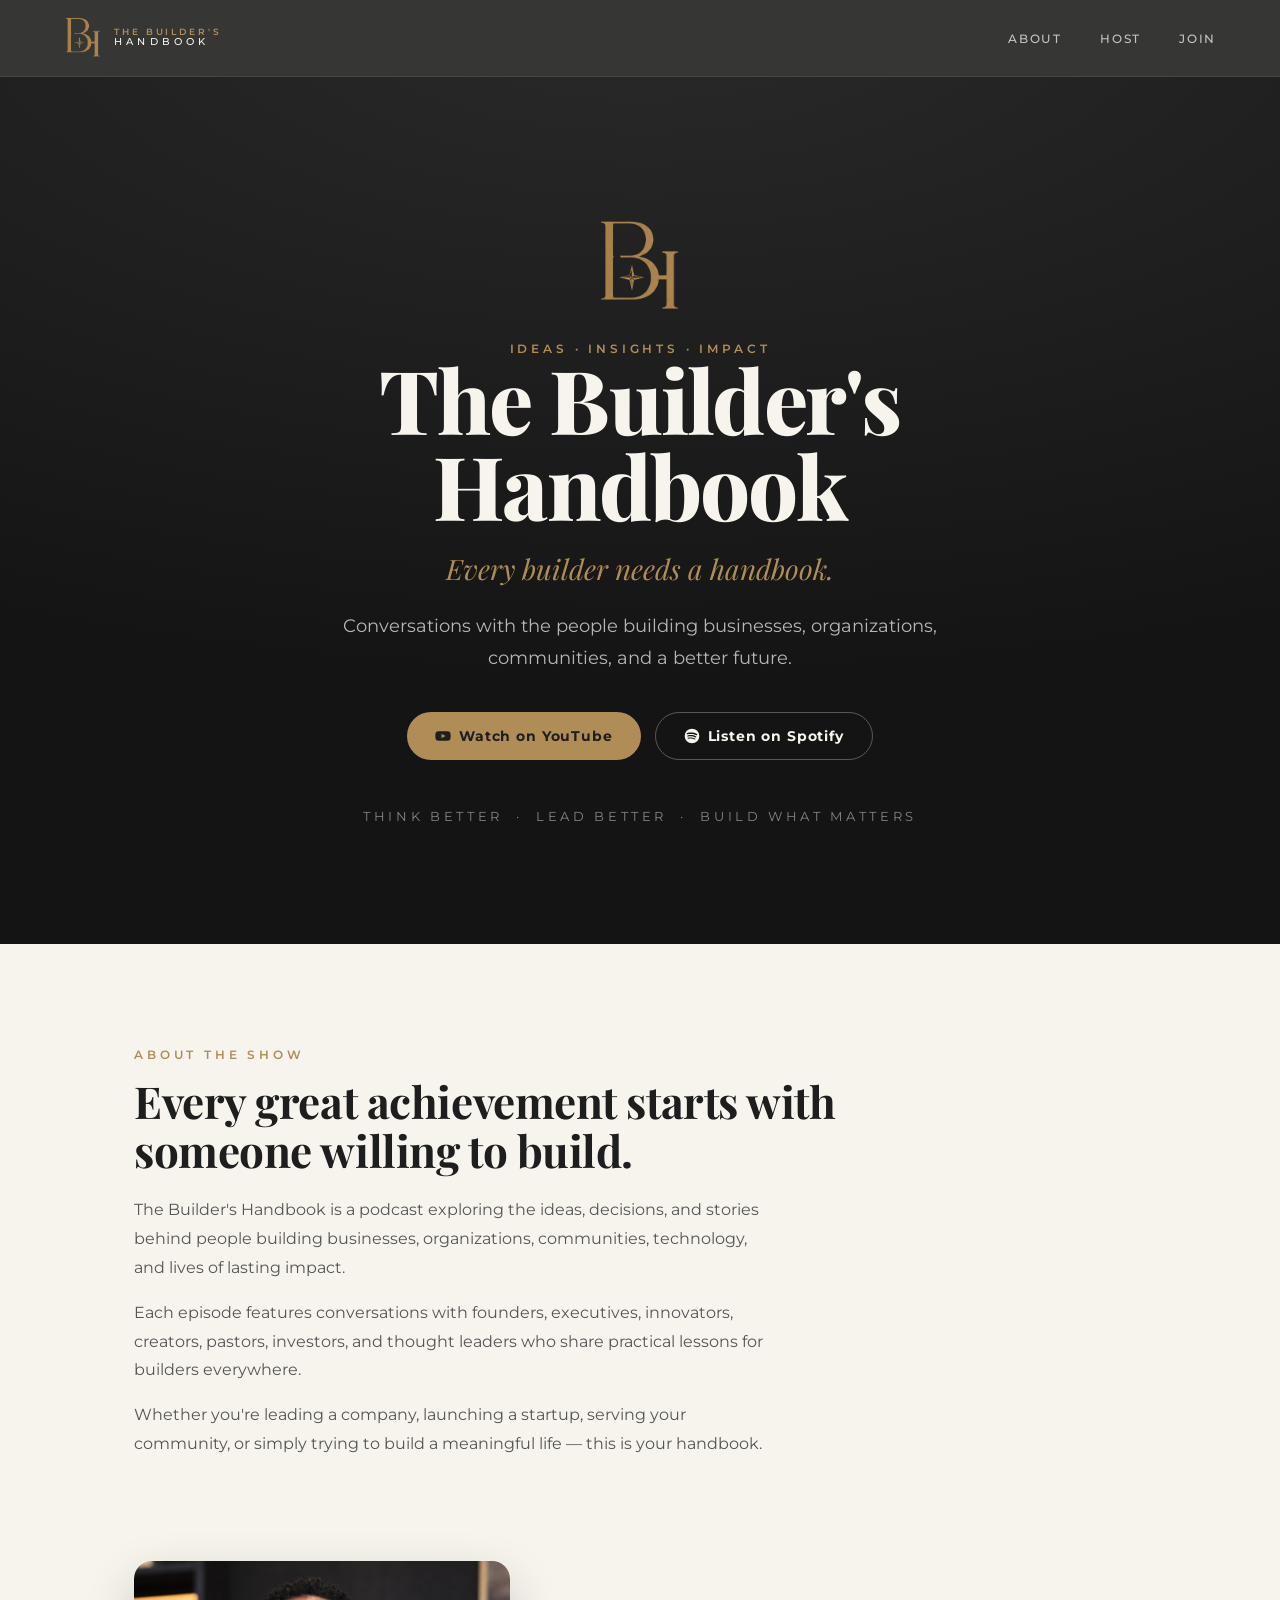
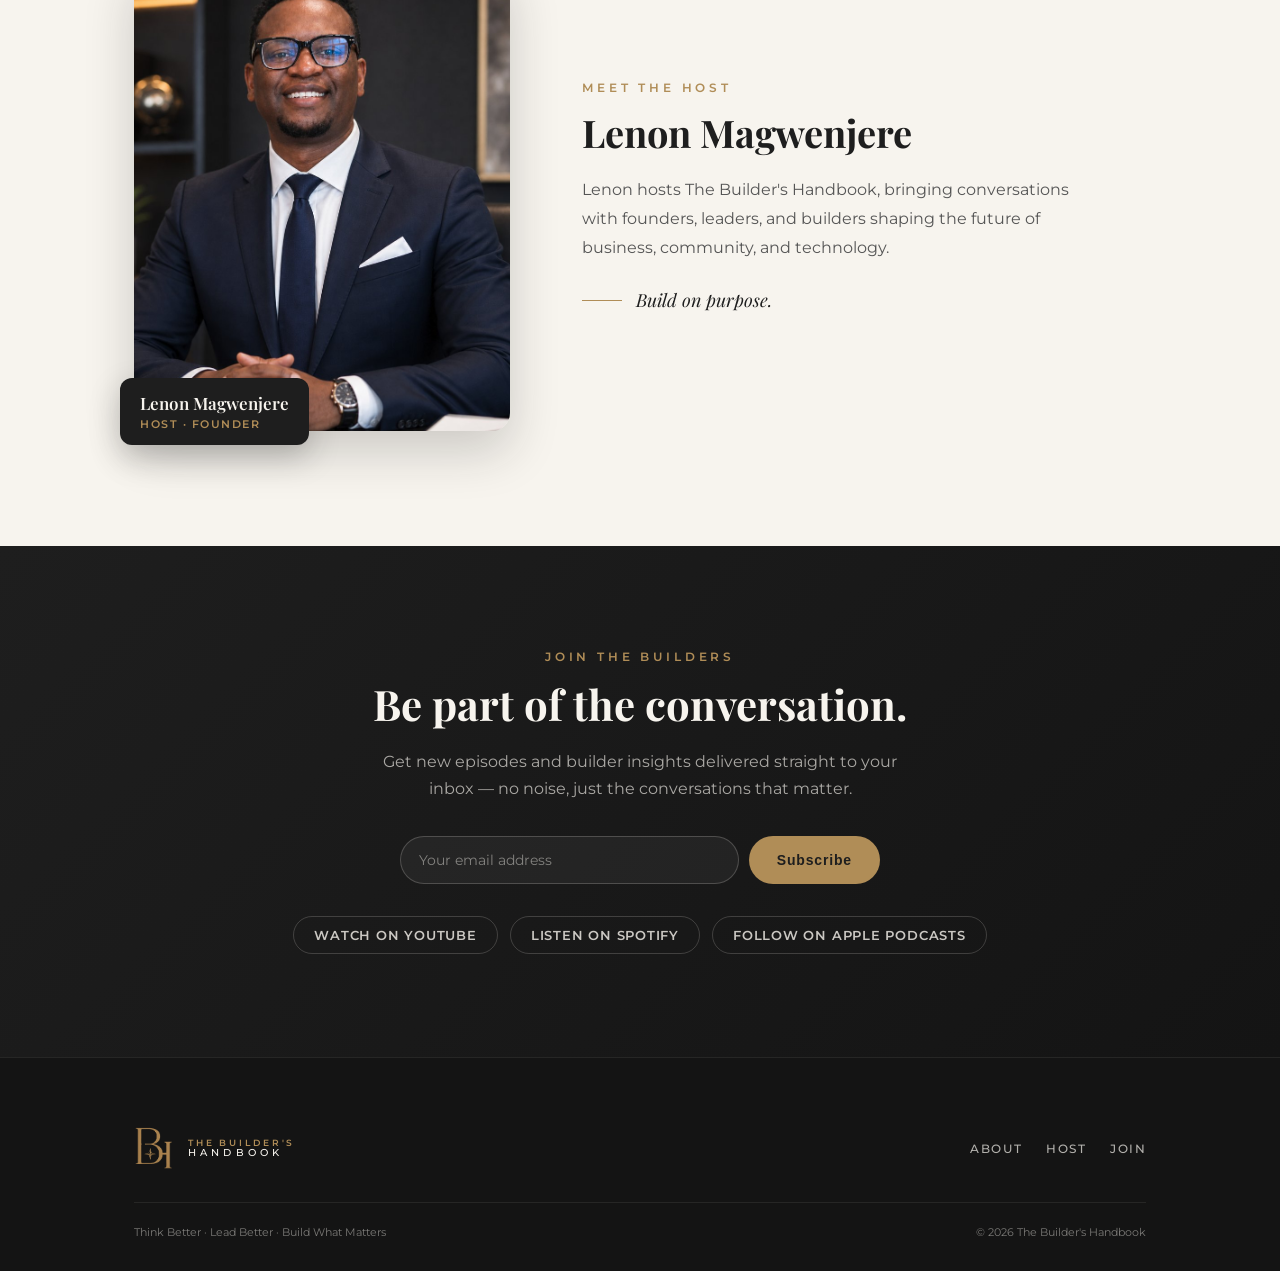
<file: builders-handbook-preview.html>
<!DOCTYPE html>
<html lang="en">
<head>
<meta charset="utf-8">
<meta name="viewport" content="width=device-width, initial-scale=1">
<title>The Builder's Handbook</title>
<meta name="description" content="The Builder's Handbook — conversations with the people building businesses, organizations, communities, and a better future. Hosted by Lenon Magwenjere.">

<link rel="preconnect" href="https://fonts.googleapis.com">
<link rel="preconnect" href="https://fonts.gstatic.com" crossorigin>
<link href="https://fonts.googleapis.com/css2?family=Playfair+Display:ital,wght@0,400;0,500;0,600;0,700;0,800;0,900;1,400;1,500&family=Montserrat:wght@300;400;500;600;700&display=swap" rel="stylesheet">
<style>
/* ==========================================================================
   The Builder's Handbook — production stylesheet
   Palette: Ivory #F7F4EE · Charcoal #1E1E1E · Brass #B08D57
   Fonts: Playfair Display (display/serif) · Montserrat (body/sans)
   ========================================================================== */

* { margin: 0; padding: 0; box-sizing: border-box; }

html { scroll-behavior: smooth; }

body {
  font-family: 'Montserrat', sans-serif;
  background: #F7F4EE;
  color: #1E1E1E;
  -webkit-font-smoothing: antialiased;
  text-rendering: optimizeLegibility;
  overflow-x: hidden;
}

a { color: #B08D57; text-decoration: none; }
::selection { background: #B08D57; color: #1E1E1E; }
img { max-width: 100%; display: block; }

.container {
  max-width: 1140px;
  margin: 0 auto;
  padding: 0 clamp(24px, 5vw, 64px);
}

.eyebrow {
  font-size: 12px;
  letter-spacing: 0.32em;
  text-transform: uppercase;
  color: #B08D57;
  font-weight: 600;
}

/* ---------- Buttons ---------- */
.btn {
  display: inline-flex;
  align-items: center;
  gap: 8px;
  padding: 14px 28px;
  border-radius: 999px;
  font-weight: 700;
  font-size: 14px;
  letter-spacing: 0.06em;
  transition: all 200ms ease;
  cursor: pointer;
  border: none;
}
.btn-primary { background: #B08D57; color: #1E1E1E; }
.btn-primary:hover { background: #C79B66; transform: translateY(-2px); box-shadow: 0 10px 26px rgba(176,141,87,0.35); }
.btn-outline { background: transparent; color: #F7F4EE; border: 1px solid rgba(247,244,238,0.3); }
.btn-outline:hover { border-color: #B08D57; color: #B08D57; }

/* ---------- Header / Nav ---------- */
.site-header {
  position: sticky;
  top: 0;
  z-index: 50;
  background: rgba(20,20,20,0.85);
  backdrop-filter: blur(14px);
  border-bottom: 1px solid rgba(247,244,238,0.08);
}
.nav {
  display: flex;
  align-items: center;
  justify-content: space-between;
  height: 76px;
  padding: 0 clamp(24px, 5vw, 64px);
}
.brand {
  display: flex;
  align-items: center;
  gap: 12px;
  color: #F7F4EE;
}
.brand img { height: 44px; width: auto; }
.brand-text { display: flex; flex-direction: column; line-height: 1.05; }
.brand-text span:first-child { font-size: 8.5px; letter-spacing: 0.34em; color: #B08D57; font-weight: 600; }
.brand-text span:last-child { font-size: 10px; letter-spacing: 0.42em; color: #F7F4EE; font-weight: 500; }

.nav-links {
  display: flex;
  align-items: center;
  gap: clamp(18px, 3vw, 40px);
  font-size: 12px;
  letter-spacing: 0.14em;
  text-transform: uppercase;
  font-weight: 500;
}
.nav-links a { color: rgba(247,244,238,0.75); transition: color 200ms; }
.nav-links a:hover { color: #F7F4EE; }

.nav-toggle {
  display: none;
  background: none;
  border: none;
  color: #F7F4EE;
  cursor: pointer;
  padding: 8px;
}

/* ---------- Hero ---------- */
.hero {
  position: relative;
  padding: clamp(72px, 11vw, 140px) clamp(24px, 5vw, 64px) clamp(80px, 10vw, 120px);
  background: radial-gradient(120% 80% at 50% -10%, #2a2a2a 0%, #1E1E1E 55%, #141414 100%);
  color: #F7F4EE;
  text-align: center;
}
.hero-inner { max-width: 900px; margin: 0 auto; }
.hero-logo { height: 100px; width: auto; margin: 0 auto 24px; }
.hero h1 {
  font-family: 'Playfair Display', serif;
  font-weight: 800;
  font-size: clamp(40px, 8vw, 88px);
  line-height: 0.98;
  letter-spacing: -0.02em;
}
.hero .tagline {
  font-family: 'Playfair Display', serif;
  font-style: italic;
  font-size: clamp(19px, 3vw, 28px);
  color: #B08D57;
  margin-top: 22px;
}
.hero p.lede {
  max-width: 600px;
  margin: 24px auto 0;
  font-size: clamp(15px, 1.8vw, 18px);
  line-height: 1.75;
  color: rgba(247,244,238,0.72);
}
.hero-actions {
  display: flex;
  flex-wrap: wrap;
  gap: 14px;
  justify-content: center;
  margin-top: 38px;
}
.hero-strapline {
  margin-top: 48px;
  font-size: clamp(11px, 1.5vw, 13px);
  letter-spacing: 0.28em;
  text-transform: uppercase;
  color: rgba(247,244,238,0.5);
}

/* ---------- About the Show ---------- */
.about {
  background: #F7F4EE;
  padding: clamp(64px, 8vw, 110px) 0;
}
.about h2 {
  font-family: 'Playfair Display', serif;
  font-weight: 700;
  font-size: clamp(28px, 4vw, 44px);
  line-height: 1.12;
  letter-spacing: -0.01em;
  margin-top: 14px;
  max-width: 760px;
}
.about .body-copy {
  margin-top: 22px;
  font-size: 16px;
  line-height: 1.8;
  color: #555555;
  max-width: 640px;
}
.about .body-copy p + p { margin-top: 16px; }

/* ---------- Meet the Host ---------- */
.host {
  background: #F7F4EE;
  padding: 0 0 clamp(72px, 9vw, 116px);
}
.host-grid {
  display: grid;
  grid-template-columns: minmax(0, 0.8fr) minmax(0, 1.2fr);
  gap: clamp(32px, 6vw, 72px);
  align-items: center;
}
.host-photo-wrap { position: relative; }
.host-photo-wrap img {
  width: 100%;
  aspect-ratio: 4/5;
  object-fit: cover;
  border-radius: 18px;
  box-shadow: 0 20px 50px rgba(30,30,30,0.2);
}
.host-badge {
  position: absolute;
  bottom: -14px;
  left: -14px;
  background: #1E1E1E;
  color: #F7F4EE;
  padding: 14px 20px;
  border-radius: 12px;
  box-shadow: 0 12px 30px rgba(30,30,30,0.25);
}
.host-badge .name { font-family: 'Playfair Display', serif; font-size: 17px; font-weight: 600; }
.host-badge .role { font-size: 11px; letter-spacing: 0.14em; text-transform: uppercase; color: #B08D57; font-weight: 600; margin-top: 3px; }
.host-copy h2 {
  font-family: 'Playfair Display', serif;
  font-weight: 700;
  font-size: clamp(26px, 3.6vw, 38px);
  margin-top: 12px;
}
.host-copy p {
  margin-top: 18px;
  font-size: 16px;
  line-height: 1.8;
  color: #555555;
  max-width: 520px;
}
.host-quote {
  margin-top: 26px;
  display: inline-flex;
  align-items: center;
  gap: 14px;
}
.host-quote .rule { width: 40px; height: 1px; background: #B08D57; }
.host-quote span:last-child {
  font-family: 'Playfair Display', serif;
  font-style: italic;
  font-size: 18px;
}

/* ---------- Join the Builders ---------- */
.join {
  background: linear-gradient(135deg, #1E1E1E 0%, #141414 100%);
  color: #F7F4EE;
  padding: clamp(64px, 8vw, 110px) 0;
  text-align: center;
}
.join h2 {
  font-family: 'Playfair Display', serif;
  font-weight: 700;
  font-size: clamp(28px, 4vw, 42px);
  margin-top: 12px;
}
.join p.sub {
  max-width: 520px;
  margin: 16px auto 0;
  font-size: 16px;
  line-height: 1.7;
  color: rgba(247,244,238,0.65);
}
.join-form {
  display: flex;
  flex-wrap: wrap;
  gap: 10px;
  justify-content: center;
  max-width: 480px;
  margin: 34px auto 0;
}
.join-form input[type="email"] {
  flex: 1 1 260px;
  padding: 14px 18px;
  border-radius: 999px;
  border: 1px solid rgba(247,244,238,0.2);
  background: rgba(247,244,238,0.05);
  color: #F7F4EE;
  font-family: 'Montserrat', sans-serif;
  font-size: 14px;
}
.join-form input[type="email"]::placeholder { color: rgba(247,244,238,0.45); }
.join-form input[type="email"]:focus { outline: none; border-color: #B08D57; }

.join-links {
  display: flex;
  flex-wrap: wrap;
  justify-content: center;
  gap: 12px;
  margin-top: 32px;
}
.join-links a {
  color: rgba(247,244,238,0.8);
  font-size: 13px;
  letter-spacing: 0.06em;
  text-transform: uppercase;
  font-weight: 600;
  padding: 10px 20px;
  border: 1px solid rgba(247,244,238,0.18);
  border-radius: 999px;
  transition: all 200ms ease;
}
.join-links a:hover { border-color: #B08D57; color: #B08D57; }

/* ---------- Footer ---------- */
.site-footer {
  background: #141414;
  color: #F7F4EE;
  padding: clamp(44px, 6vw, 68px) 0 32px;
  border-top: 1px solid rgba(247,244,238,0.08);
}
.footer-top {
  display: flex;
  flex-wrap: wrap;
  gap: 28px;
  align-items: center;
  justify-content: space-between;
}
.footer-brand { display: flex; align-items: center; gap: 14px; }
.footer-brand img { height: 46px; width: auto; }
.footer-links { display: flex; gap: 24px; font-size: 12px; letter-spacing: 0.12em; text-transform: uppercase; font-weight: 500; }
.footer-links a { color: rgba(247,244,238,0.7); transition: color 200ms; }
.footer-links a:hover { color: #F7F4EE; }
.footer-bottom {
  margin-top: 30px;
  padding-top: 22px;
  border-top: 1px solid rgba(247,244,238,0.08);
  display: flex;
  flex-wrap: wrap;
  gap: 12px;
  justify-content: space-between;
  align-items: center;
  font-size: 11px;
  color: rgba(247,244,238,0.45);
}

/* ---------- Responsive ---------- */
@media (max-width: 820px) {
  .host-grid { grid-template-columns: 1fr; }
  .nav-links { display: none; }
  .nav-links.open {
    display: flex;
    flex-direction: column;
    position: absolute;
    top: 76px;
    left: 0;
    right: 0;
    background: #141414;
    padding: 20px clamp(24px, 5vw, 64px);
    gap: 18px;
    border-bottom: 1px solid rgba(247,244,238,0.08);
  }
  .nav-toggle { display: block; }
}

</style>
</head>
<body>

<!-- Header / Nav -->
<header class="site-header">
  <nav class="nav">
    <a href="#top" class="brand">
      <img src="[data-uri]" alt="The Builder's Handbook">
      <span class="brand-text">
        <span>THE BUILDER'S</span>
        <span>HANDBOOK</span>
      </span>
    </a>
    <div class="nav-links">
      <a href="#about">About</a>
      <a href="#host">Host</a>
      <a href="#join">Join</a>
    </div>
    <button class="nav-toggle" aria-label="Toggle menu" aria-expanded="false">
      <svg width="22" height="22" viewBox="0 0 24 24" fill="none" stroke="currentColor" stroke-width="2"><line x1="3" y1="6" x2="21" y2="6"/><line x1="3" y1="12" x2="21" y2="12"/><line x1="3" y1="18" x2="21" y2="18"/></svg>
    </button>
  </nav>
</header>

<!-- Hero -->
<section id="top" class="hero">
  <div class="hero-inner">
    <img src="[data-uri]" alt="The Builder's Handbook" class="hero-logo">
    <div class="eyebrow">Ideas &middot; Insights &middot; Impact</div>
    <h1>The Builder's<br>Handbook</h1>
    <p class="tagline">Every builder needs a handbook.</p>
    <p class="lede">Conversations with the people building businesses, organizations, communities, and a better future.</p>
    <div class="hero-actions">
      <a href="#" class="btn btn-primary">
        <svg width="16" height="16" viewBox="0 0 24 24" fill="currentColor"><path d="M23 7.5a3 3 0 0 0-2.1-2.1C19 5 12 5 12 5s-7 0-8.9.4A3 3 0 0 0 1 7.5 31 31 0 0 0 .5 12 31 31 0 0 0 1 16.5a3 3 0 0 0 2.1 2.1C5 19 12 19 12 19s7 0 8.9-.4a3 3 0 0 0 2.1-2.1A31 31 0 0 0 23.5 12 31 31 0 0 0 23 7.5ZM9.75 15.5v-7l6 3.5Z"/></svg>
        Watch on YouTube
      </a>
      <a href="#" class="btn btn-outline">
        <svg width="16" height="16" viewBox="0 0 24 24" fill="currentColor"><path d="M12 1a11 11 0 1 0 0 22 11 11 0 0 0 0-22Zm5 15.9a.7.7 0 0 1-.95.23c-2.6-1.6-5.9-1.95-9.75-1.07a.69.69 0 1 1-.3-1.34c4.2-.96 7.85-.55 10.77 1.23.33.2.43.64.23.95Zm1.35-3a.86.86 0 0 1-1.18.28c-3-1.83-7.55-2.36-11.1-1.29a.86.86 0 1 1-.5-1.65c4.05-1.23 9.07-.64 12.5 1.47.4.25.53.78.28 1.18Zm.12-3.13C15 8.6 8.9 8.4 5.4 9.46a1.03 1.03 0 1 1-.6-1.97C8.82 6.27 15.55 6.5 19.5 8.85a1.03 1.03 0 1 1-1.06 1.77Z"/></svg>
        Listen on Spotify
      </a>
    </div>
    <div class="hero-strapline">Think Better &nbsp;&middot;&nbsp; Lead Better &nbsp;&middot;&nbsp; Build What Matters</div>
  </div>
</section>

<!-- About the Show -->
<section id="about" class="about">
  <div class="container">
    <div class="eyebrow">About the Show</div>
    <h2>Every great achievement starts with someone willing to build.</h2>
    <div class="body-copy">
      <p>The Builder's Handbook is a podcast exploring the ideas, decisions, and stories behind people building businesses, organizations, communities, technology, and lives of lasting impact.</p>
      <p>Each episode features conversations with founders, executives, innovators, creators, pastors, investors, and thought leaders who share practical lessons for builders everywhere.</p>
      <p>Whether you're leading a company, launching a startup, serving your community, or simply trying to build a meaningful life &mdash; this is your handbook.</p>
    </div>
  </div>
</section>

<!-- Meet the Host -->
<section id="host" class="host">
  <div class="container host-grid">
    <div class="host-photo-wrap">
      <img src="[data-uri]" alt="Lenon Magwenjere, host of The Builder's Handbook">
      <div class="host-badge">
        <div class="name">Lenon Magwenjere</div>
        <div class="role">Host &middot; Founder</div>
      </div>
    </div>
    <div class="host-copy">
      <div class="eyebrow">Meet the Host</div>
      <h2>Lenon Magwenjere</h2>
      <p>Lenon hosts The Builder's Handbook, bringing conversations with founders, leaders, and builders shaping the future of business, community, and technology.</p>
      <div class="host-quote">
        <div class="rule"></div>
        <span>Build on purpose.</span>
      </div>
    </div>
  </div>
</section>

<!-- Join the Builders -->
<section id="join" class="join">
  <div class="container">
    <div class="eyebrow">Join the Builders</div>
    <h2>Be part of the conversation.</h2>
    <p class="sub">Get new episodes and builder insights delivered straight to your inbox &mdash; no noise, just the conversations that matter.</p>

    <!-- Static form markup only: connect this to your email provider's endpoint (Mailchimp, ConvertKit, etc.) before going live -->
    <form class="join-form" action="#" method="post">
      <input type="email" name="email" placeholder="Your email address" required aria-label="Email address">
      <button type="submit" class="btn btn-primary">Subscribe</button>
    </form>

    <div class="join-links">
      <a href="#">Watch on YouTube</a>
      <a href="#">Listen on Spotify</a>
      <a href="#">Follow on Apple Podcasts</a>
    </div>
  </div>
</section>

<!-- Footer -->
<footer class="site-footer">
  <div class="container">
    <div class="footer-top">
      <div class="footer-brand">
        <img src="[data-uri]" alt="The Builder's Handbook">
        <span class="brand-text">
          <span>THE BUILDER'S</span>
          <span>HANDBOOK</span>
        </span>
      </div>
      <div class="footer-links">
        <a href="#about">About</a>
        <a href="#host">Host</a>
        <a href="#join">Join</a>
      </div>
    </div>
    <div class="footer-bottom">
      <span>Think Better &middot; Lead Better &middot; Build What Matters</span>
      <span>&copy; 2026 The Builder's Handbook</span>
    </div>
  </div>
</footer>

<script>
// The Builder's Handbook — mobile navigation toggle.
// This is the only interactive behavior the site needs; everything else is static.
document.addEventListener('DOMContentLoaded', function () {
  var toggle = document.querySelector('.nav-toggle');
  var links = document.querySelector('.nav-links');

  if (!toggle || !links) return;

  toggle.addEventListener('click', function () {
    var isOpen = links.classList.toggle('open');
    toggle.setAttribute('aria-expanded', isOpen ? 'true' : 'false');
  });

  // Close the mobile menu after a link is tapped.
  links.querySelectorAll('a').forEach(function (link) {
    link.addEventListener('click', function () {
      links.classList.remove('open');
      toggle.setAttribute('aria-expanded', 'false');
    });
  });
});

</script>
</body>
</html>
</file>
